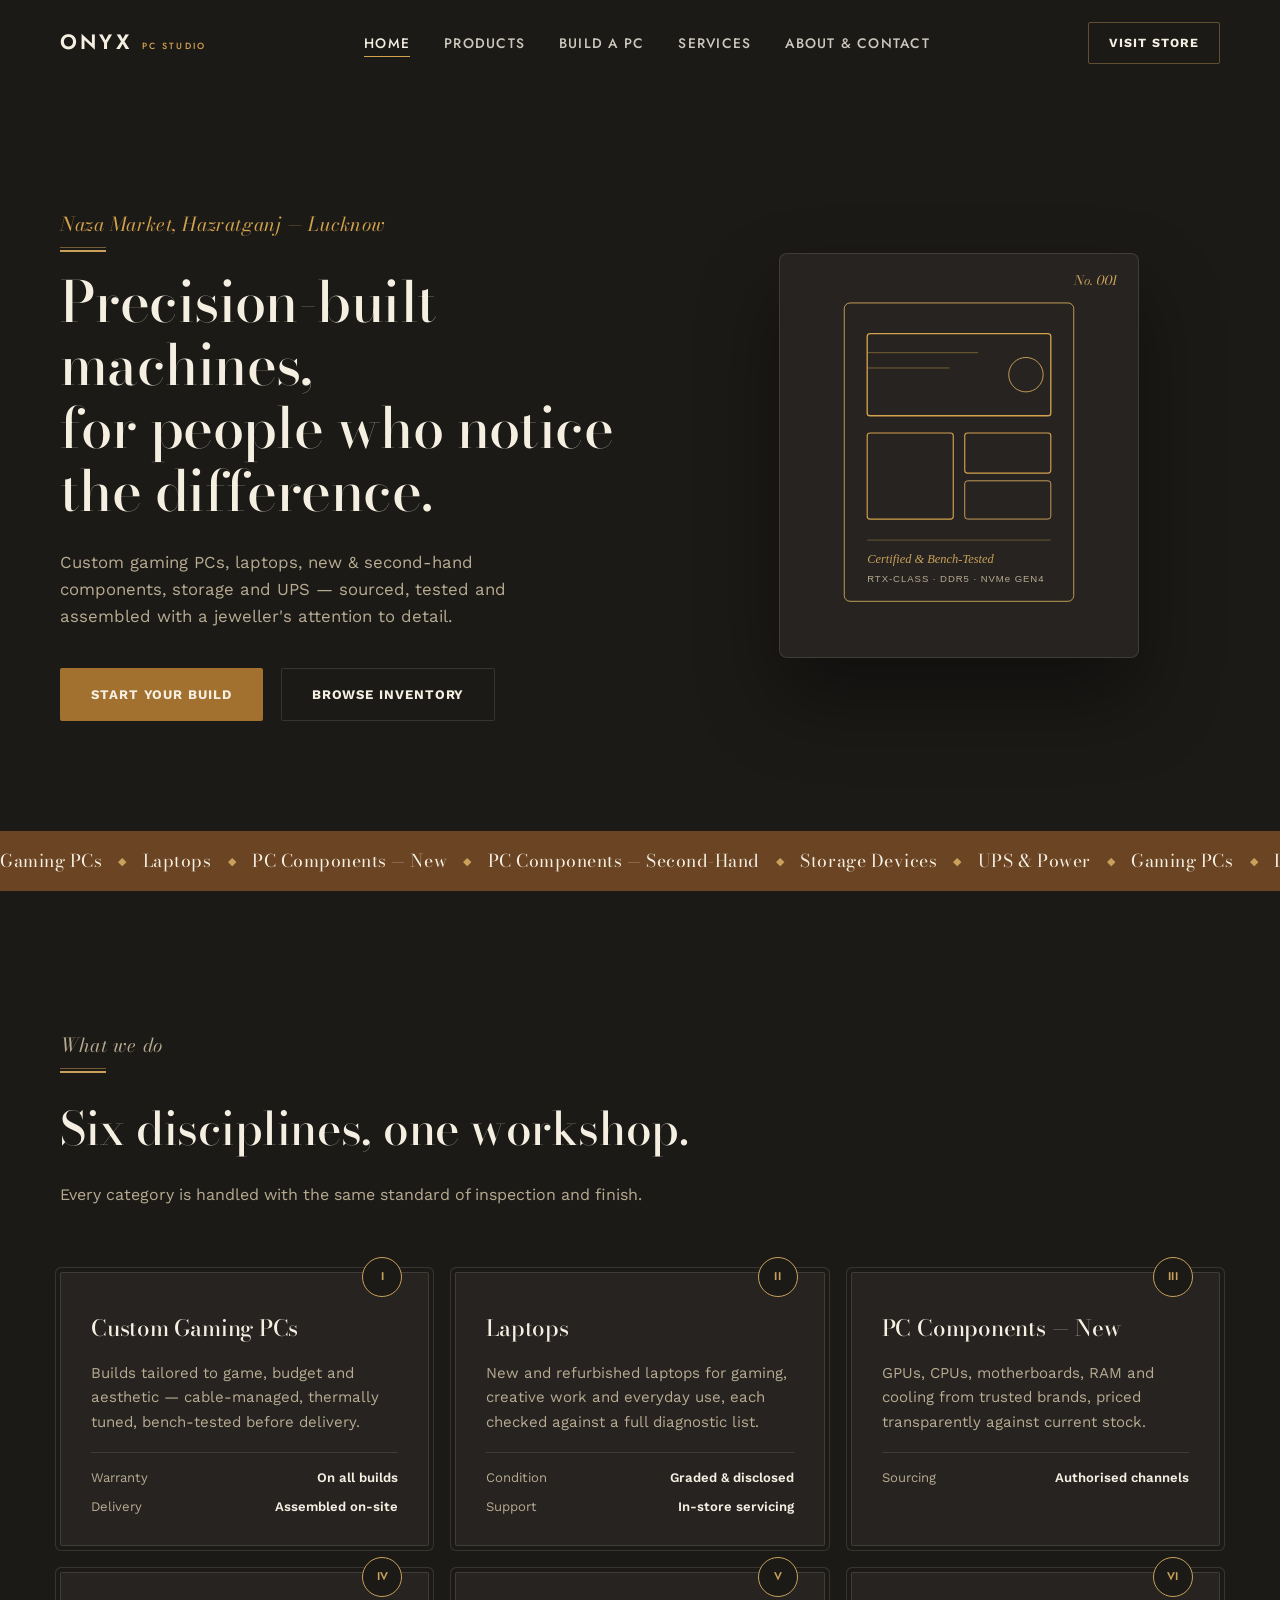
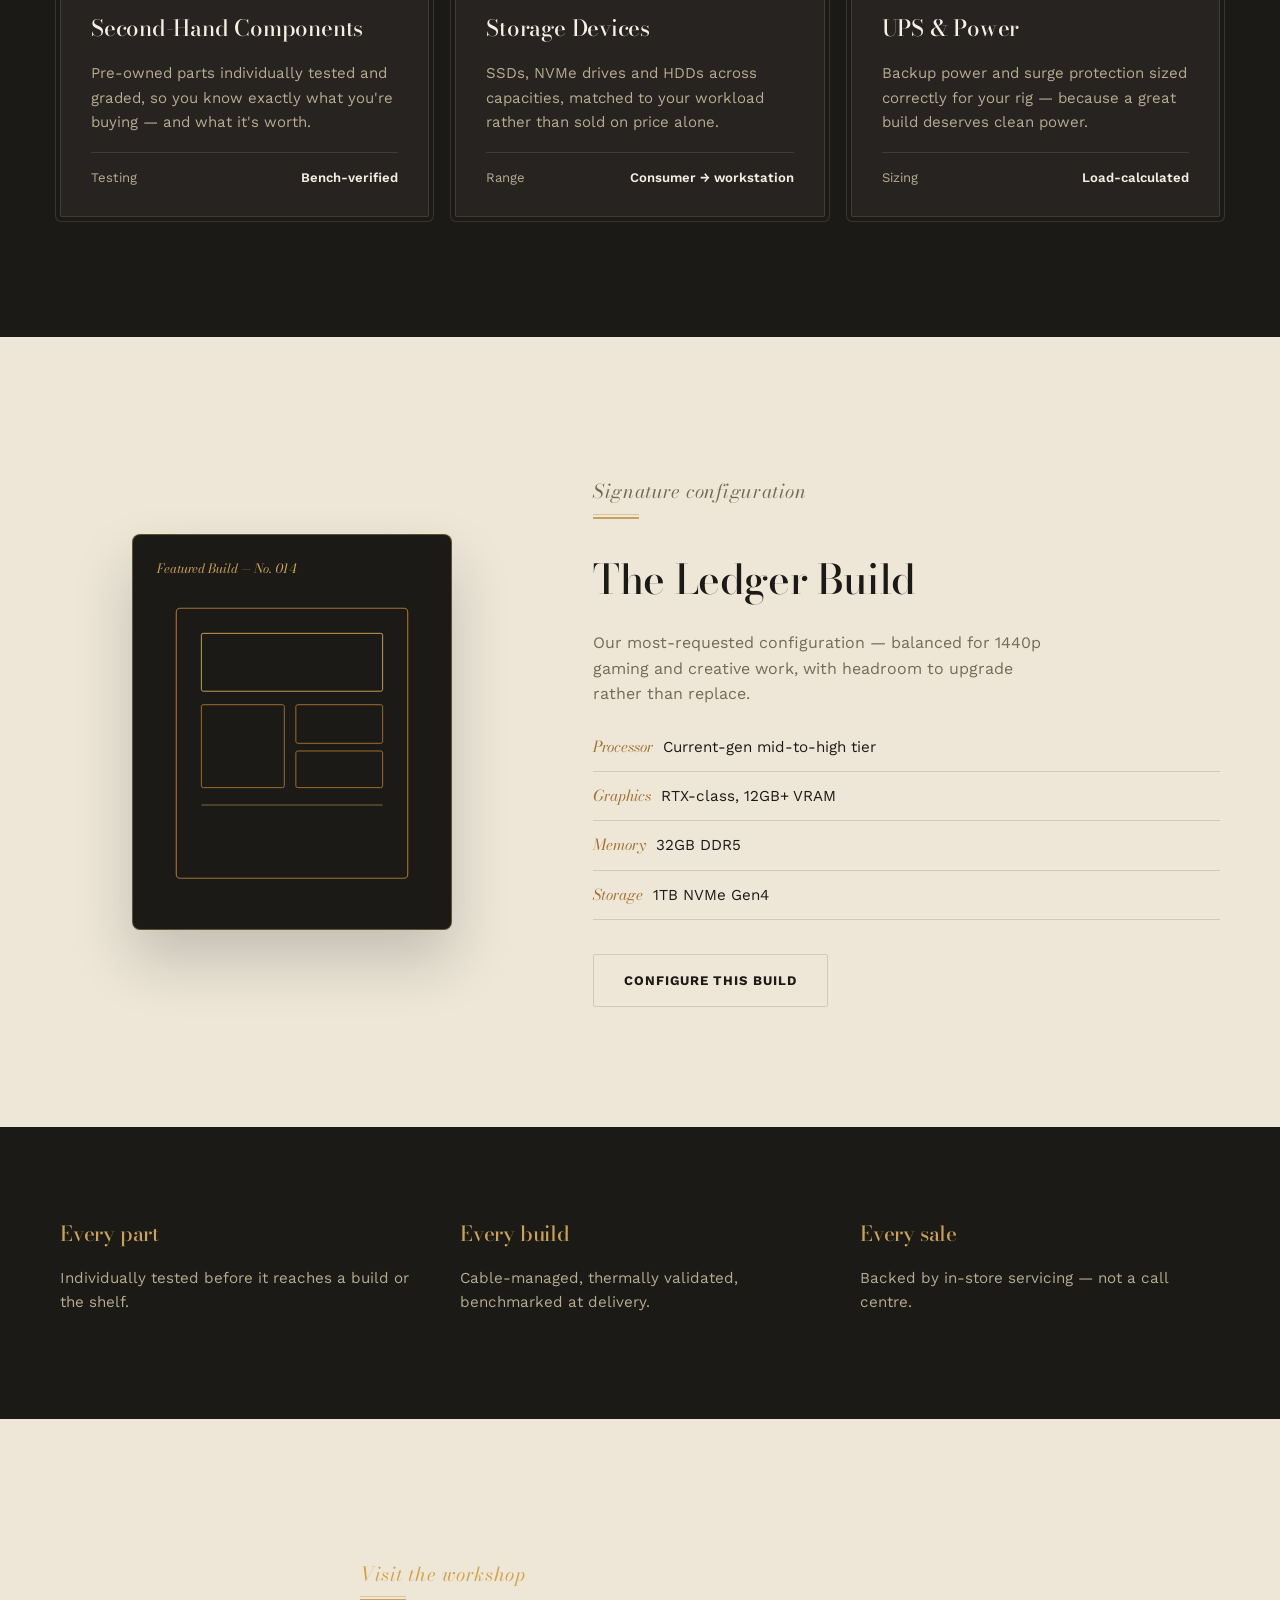
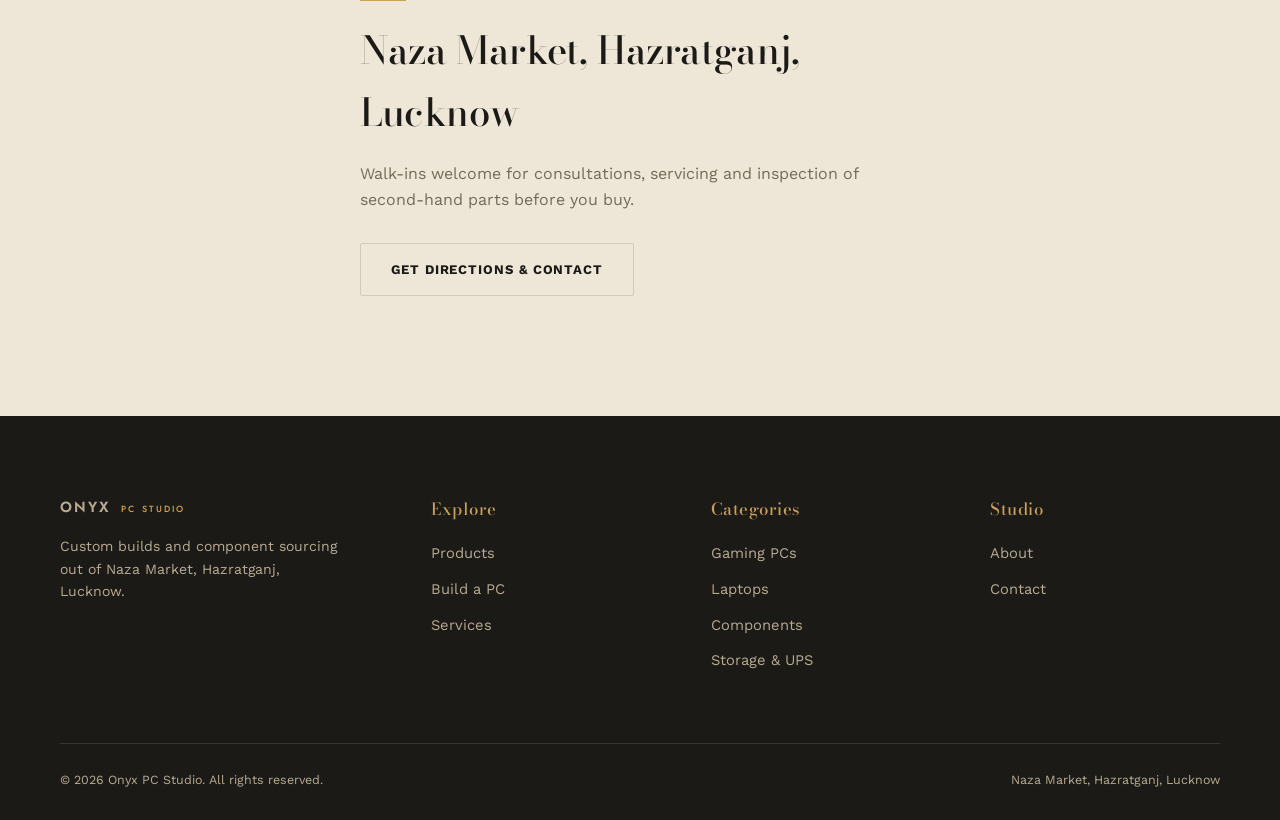
<file: index.html>
<!DOCTYPE html>
<html lang="en">
<head>
<meta charset="UTF-8">
<meta name="viewport" content="width=device-width, initial-scale=1.0">
<title>Onyx PC Studio — Custom Gaming PCs, Laptops & Components | Hazratganj, Lucknow</title>
<meta name="description" content="Custom gaming PC builds, laptops, new & second-hand PC components, storage and UPS — Naza Market, Hazratganj, Lucknow.">
<link rel="preconnect" href="https://fonts.googleapis.com">
<link rel="preconnect" href="https://fonts.gstatic.com" crossorigin>
<link href="https://fonts.googleapis.com/css2?family=Jost:wght@500;600;700&family=Bodoni+Moda:ital,opsz,wght@0,6..96,400;0,6..96,500;0,6..96,600;1,6..96,400;1,6..96,500&family=Work+Sans:wght@400;500;600;700&display=swap" rel="stylesheet">
<link rel="stylesheet" href="assets/css/style.css">
</head>
<body>

<!-- ============================ NAV ============================ -->
<nav class="site-nav">
  <div class="container">
    <a href="index.html" class="brand">Onyx <small>PC Studio</small></a>
    <ul class="nav-links">
      <li><a href="index.html" class="active">Home</a></li>
      <li><a href="products.html">Products</a></li>
      <li><a href="build-pc.html">Build a PC</a></li>
      <li><a href="services.html">Services</a></li>
      <li><a href="about.html">About &amp; Contact</a></li>
    </ul>
    <a href="about.html#contact" class="nav-cta">Visit Store</a>
    <button class="nav-toggle" aria-label="Menu">☰</button>
  </div>
</nav>

<!-- ============================ HERO ============================ -->
<header class="hero">
  <div class="container hero-grid">
    <div class="hero-copy reveal is-visible">
      <p class="eyebrow">Naza Market, Hazratganj — Lucknow</p>
      <h1>Precision-built machines,<br>for people who notice<br>the difference.</h1>
      <p class="hero-sub">Custom gaming PCs, laptops, new &amp; second-hand components, storage and UPS — sourced, tested and assembled with a jeweller's attention to detail.</p>
      <div class="hero-actions">
        <a href="build-pc.html" class="btn btn-primary">Start Your Build</a>
        <a href="products.html" class="btn btn-outline">Browse Inventory</a>
      </div>
    </div>
    <div class="hero-visual" data-tilt>
      <div class="hero-card">
        <div class="hero-card-index">No. 001</div>
        <svg viewBox="0 0 320 360" fill="none" xmlns="http://www.w3.org/2000/svg">
          <rect x="40" y="24" width="240" height="312" rx="6" stroke="var(--gold)" stroke-width="1"/>
          <rect x="64" y="56" width="192" height="86" rx="3" stroke="var(--emerald-bright)" stroke-width="1.4"/>
          <line x1="64" y1="76" x2="180" y2="76" stroke="var(--emerald-bright)" stroke-width="1" opacity="0.5"/>
          <line x1="64" y1="92" x2="150" y2="92" stroke="var(--emerald-bright)" stroke-width="1" opacity="0.5"/>
          <circle cx="230" cy="99" r="18" stroke="var(--gold)" stroke-width="1"/>
          <rect x="64" y="160" width="90" height="90" rx="3" stroke="var(--emerald-bright)" stroke-width="1.2"/>
          <rect x="166" y="160" width="90" height="42" rx="3" stroke="var(--emerald-bright)" stroke-width="1.2"/>
          <rect x="166" y="210" width="90" height="40" rx="3" stroke="var(--gold)" stroke-width="1"/>
          <line x1="64" y1="272" x2="256" y2="272" stroke="var(--emerald-bright)" stroke-width="1" opacity="0.4"/>
          <text x="64" y="296" fill="var(--gold)" font-family="Cormorant Garamond, serif" font-style="italic" font-size="13">Certified &amp; Bench-Tested</text>
          <text x="64" y="316" fill="var(--muted-on-dark)" font-family="Manrope, sans-serif" font-size="10" letter-spacing="1">RTX-CLASS · DDR5 · NVMe GEN4</text>
        </svg>
      </div>
    </div>
  </div>
</header>

<!-- ========================== MARQUEE ========================== -->
<section class="marquee-strip">
  <div class="marquee-track" data-marquee>
    <span>Gaming PCs</span><i>◆</i><span>Laptops</span><i>◆</i><span>PC Components — New</span><i>◆</i><span>PC Components — Second-Hand</span><i>◆</i><span>Storage Devices</span><i>◆</i><span>UPS &amp; Power</span><i>◆</i>
  </div>
</section>

<!-- ========================= WHAT WE DO ========================= -->
<section class="section section-dark">
  <div class="container">
    <div class="section-head reveal">
      <p class="eyebrow">What we do</p>
      <h2>Six disciplines, one workshop.</h2>
      <p>Every category is handled with the same standard of inspection and finish.</p>
    </div>
    <div class="pillar-grid">
      <article class="spec-ledger reveal" data-index="I">
        <h3>Custom Gaming PCs</h3>
        <p>Builds tailored to game, budget and aesthetic — cable-managed, thermally tuned, bench-tested before delivery.</p>
        <div class="spec-rows">
          <div>Warranty <span>On all builds</span></div>
          <div>Delivery <span>Assembled on-site</span></div>
        </div>
      </article>
      <article class="spec-ledger reveal" data-index="II">
        <h3>Laptops</h3>
        <p>New and refurbished laptops for gaming, creative work and everyday use, each checked against a full diagnostic list.</p>
        <div class="spec-rows">
          <div>Condition <span>Graded &amp; disclosed</span></div>
          <div>Support <span>In-store servicing</span></div>
        </div>
      </article>
      <article class="spec-ledger reveal" data-index="III">
        <h3>PC Components — New</h3>
        <p>GPUs, CPUs, motherboards, RAM and cooling from trusted brands, priced transparently against current stock.</p>
        <div class="spec-rows">
          <div>Sourcing <span>Authorised channels</span></div>
        </div>
      </article>
      <article class="spec-ledger reveal" data-index="IV">
        <h3>Second-Hand Components</h3>
        <p>Pre-owned parts individually tested and graded, so you know exactly what you're buying — and what it's worth.</p>
        <div class="spec-rows">
          <div>Testing <span>Bench-verified</span></div>
        </div>
      </article>
      <article class="spec-ledger reveal" data-index="V">
        <h3>Storage Devices</h3>
        <p>SSDs, NVMe drives and HDDs across capacities, matched to your workload rather than sold on price alone.</p>
        <div class="spec-rows">
          <div>Range <span>Consumer → workstation</span></div>
        </div>
      </article>
      <article class="spec-ledger reveal" data-index="VI">
        <h3>UPS &amp; Power</h3>
        <p>Backup power and surge protection sized correctly for your rig — because a great build deserves clean power.</p>
        <div class="spec-rows">
          <div>Sizing <span>Load-calculated</span></div>
        </div>
      </article>
    </div>
  </div>
</section>

<!-- ===================== SIGNATURE BUILD SHOWCASE ===================== -->
<section class="section section-paper">
  <div class="container showcase-grid">
    <div class="showcase-visual reveal" data-tilt>
      <div class="showcase-frame">
        <div class="showcase-index">Featured Build — No. 014</div>
        <svg viewBox="0 0 280 320" fill="none" xmlns="http://www.w3.org/2000/svg">
          <rect x="20" y="20" width="240" height="280" rx="4" stroke="var(--emerald)" stroke-width="1.2"/>
          <rect x="46" y="46" width="188" height="60" rx="2" stroke="var(--gold)" stroke-width="1"/>
          <rect x="46" y="120" width="86" height="86" rx="2" stroke="var(--emerald)" stroke-width="1"/>
          <rect x="144" y="120" width="90" height="40" rx="2" stroke="var(--emerald)" stroke-width="1"/>
          <rect x="144" y="168" width="90" height="38" rx="2" stroke="var(--emerald)" stroke-width="1"/>
          <line x1="46" y1="224" x2="234" y2="224" stroke="var(--gold)" stroke-width="1" opacity="0.6"/>
        </svg>
      </div>
    </div>
    <div class="showcase-copy reveal">
      <p class="eyebrow">Signature configuration</p>
      <h2>The Ledger Build</h2>
      <p>Our most-requested configuration — balanced for 1440p gaming and creative work, with headroom to upgrade rather than replace.</p>
      <ul class="showcase-specs">
        <li><span>Processor</span>Current-gen mid-to-high tier</li>
        <li><span>Graphics</span>RTX-class, 12GB+ VRAM</li>
        <li><span>Memory</span>32GB DDR5</li>
        <li><span>Storage</span>1TB NVMe Gen4</li>
      </ul>
      <a href="build-pc.html" class="btn btn-outline-dark">Configure This Build</a>
    </div>
  </div>
</section>

<!-- ============================ TRUST STRIP ============================ -->
<section class="section section-dark trust-strip">
  <div class="container trust-grid">
    <div class="reveal"><h3>Every part</h3><p>Individually tested before it reaches a build or the shelf.</p></div>
    <div class="reveal"><h3>Every build</h3><p>Cable-managed, thermally validated, benchmarked at delivery.</p></div>
    <div class="reveal"><h3>Every sale</h3><p>Backed by in-store servicing — not a call centre.</p></div>
  </div>
</section>

<!-- ============================ CONTACT STRIP ============================ -->
<section class="section section-paper contact-strip">
  <div class="container contact-grid reveal">
    <div>
      <p class="eyebrow">Visit the workshop</p>
      <h2>Naza Market, Hazratganj, Lucknow</h2>
      <p class="contact-note">Walk-ins welcome for consultations, servicing and inspection of second-hand parts before you buy.</p>
      <a href="about.html#contact" class="btn btn-outline-dark">Get Directions &amp; Contact</a>
    </div>
  </div>
</section>

<!-- ============================ FOOTER ============================ -->
<footer class="site-footer">
  <div class="container">
    <div class="footer-grid">
      <div>
        <a href="index.html" class="brand">Onyx <small>PC Studio</small></a>
        <p style="color:var(--muted-on-dark); font-size:0.88rem; margin-top:16px; max-width:280px;">Custom builds and component sourcing out of Naza Market, Hazratganj, Lucknow.</p>
      </div>
      <div>
        <h4>Explore</h4>
        <ul>
          <li><a href="products.html">Products</a></li>
          <li><a href="build-pc.html">Build a PC</a></li>
          <li><a href="services.html">Services</a></li>
        </ul>
      </div>
      <div>
        <h4>Categories</h4>
        <ul>
          <li><a href="products.html#gaming-pcs">Gaming PCs</a></li>
          <li><a href="products.html#laptops">Laptops</a></li>
          <li><a href="products.html#components">Components</a></li>
          <li><a href="products.html#storage-ups">Storage &amp; UPS</a></li>
        </ul>
      </div>
      <div>
        <h4>Studio</h4>
        <ul>
          <li><a href="about.html">About</a></li>
          <li><a href="about.html#contact">Contact</a></li>
        </ul>
      </div>
    </div>
    <div class="footer-bottom">
      <span>© 2026 Onyx PC Studio. All rights reserved.</span>
      <span>Naza Market, Hazratganj, Lucknow</span>
    </div>
  </div>
</footer>

<script src="assets/js/main.js"></script>
</body>
</html>
</file>
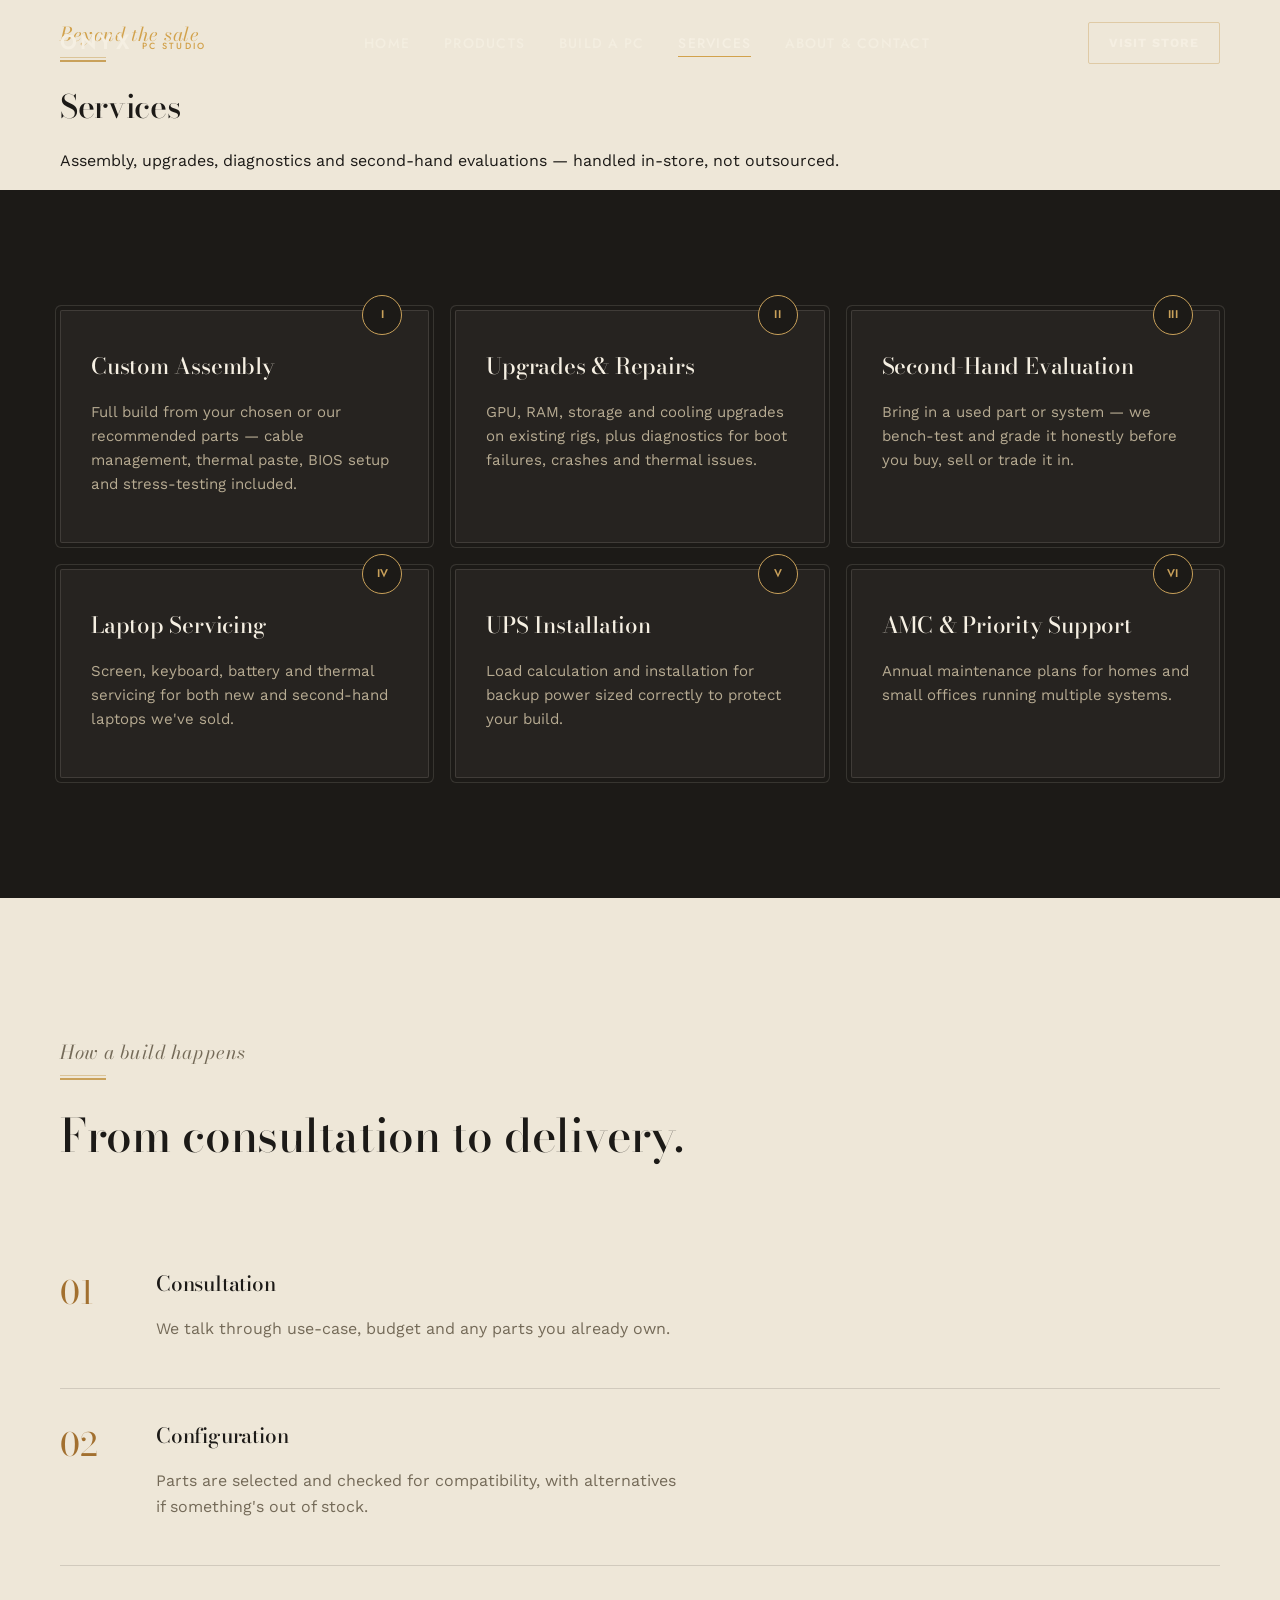
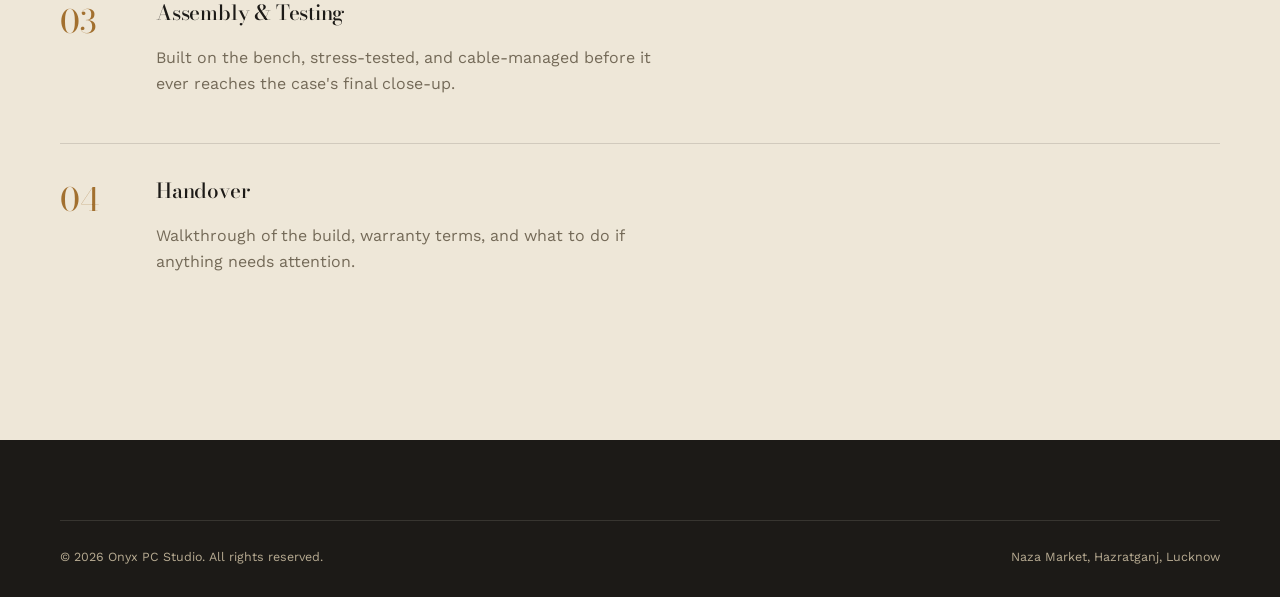
<file: services.html>
<!DOCTYPE html>
<html lang="en">
<head>
<meta charset="UTF-8">
<meta name="viewport" content="width=device-width, initial-scale=1.0">
<title>Services — Onyx PC Studio</title>
<link rel="preconnect" href="https://fonts.googleapis.com">
<link rel="preconnect" href="https://fonts.gstatic.com" crossorigin>
<link href="https://fonts.googleapis.com/css2?family=Jost:wght@500;600;700&family=Bodoni+Moda:ital,opsz,wght@0,6..96,400;0,6..96,500;0,6..96,600;1,6..96,400;1,6..96,500&family=Work+Sans:wght@400;500;600;700&display=swap" rel="stylesheet">
<link rel="stylesheet" href="assets/css/style.css">
<link rel="stylesheet" href="assets/css/services.css">
</head>
<body>

<nav class="site-nav">
  <div class="container">
    <a href="index.html" class="brand">Onyx <small>PC Studio</small></a>
    <ul class="nav-links">
      <li><a href="index.html">Home</a></li>
      <li><a href="products.html">Products</a></li>
      <li><a href="build-pc.html">Build a PC</a></li>
      <li><a href="services.html" class="active">Services</a></li>
      <li><a href="about.html">About &amp; Contact</a></li>
    </ul>
    <a href="about.html#contact" class="nav-cta">Visit Store</a>
    <button class="nav-toggle" aria-label="Menu">☰</button>
  </div>
</nav>

<header class="page-hero">
  <div class="container">
    <p class="eyebrow">Beyond the sale</p>
    <h1>Services</h1>
    <p class="page-hero-sub">Assembly, upgrades, diagnostics and second-hand evaluations — handled in-store, not outsourced.</p>
  </div>
</header>

<section class="section section-dark">
  <div class="container">
    <div class="services-grid">
      <article class="spec-ledger reveal" data-index="I">
        <h3>Custom Assembly</h3>
        <p>Full build from your chosen or our recommended parts — cable management, thermal paste, BIOS setup and stress-testing included.</p>
      </article>
      <article class="spec-ledger reveal" data-index="II">
        <h3>Upgrades &amp; Repairs</h3>
        <p>GPU, RAM, storage and cooling upgrades on existing rigs, plus diagnostics for boot failures, crashes and thermal issues.</p>
      </article>
      <article class="spec-ledger reveal" data-index="III">
        <h3>Second-Hand Evaluation</h3>
        <p>Bring in a used part or system — we bench-test and grade it honestly before you buy, sell or trade it in.</p>
      </article>
      <article class="spec-ledger reveal" data-index="IV">
        <h3>Laptop Servicing</h3>
        <p>Screen, keyboard, battery and thermal servicing for both new and second-hand laptops we've sold.</p>
      </article>
      <article class="spec-ledger reveal" data-index="V">
        <h3>UPS Installation</h3>
        <p>Load calculation and installation for backup power sized correctly to protect your build.</p>
      </article>
      <article class="spec-ledger reveal" data-index="VI">
        <h3>AMC &amp; Priority Support</h3>
        <p>Annual maintenance plans for homes and small offices running multiple systems.</p>
      </article>
    </div>
  </div>
</section>

<section class="section section-paper">
  <div class="container">
    <div class="section-head reveal">
      <p class="eyebrow">How a build happens</p>
      <h2>From consultation to delivery.</h2>
    </div>
    <ol class="process-timeline">
      <li class="reveal">
        <span class="step-index">01</span>
        <div><h3>Consultation</h3><p>We talk through use-case, budget and any parts you already own.</p></div>
      </li>
      <li class="reveal">
        <span class="step-index">02</span>
        <div><h3>Configuration</h3><p>Parts are selected and checked for compatibility, with alternatives if something's out of stock.</p></div>
      </li>
      <li class="reveal">
        <span class="step-index">03</span>
        <div><h3>Assembly &amp; Testing</h3><p>Built on the bench, stress-tested, and cable-managed before it ever reaches the case's final close-up.</p></div>
      </li>
      <li class="reveal">
        <span class="step-index">04</span>
        <div><h3>Handover</h3><p>Walkthrough of the build, warranty terms, and what to do if anything needs attention.</p></div>
      </li>
    </ol>
  </div>
</section>

<footer class="site-footer">
  <div class="container">
    <div class="footer-bottom">
      <span>© 2026 Onyx PC Studio. All rights reserved.</span>
      <span>Naza Market, Hazratganj, Lucknow</span>
    </div>
  </div>
</footer>

<script src="assets/js/main.js"></script>
</body>
</html>
</file>
<file: assets/css/style.css>
/* ==========================================================================
   ONYX PC STUDIO — Design System
   Palette: Graphite + Emerald (luxury, not "dark theme")
   Nav font: Jost | Heading/accent font: Bodoni Moda | Body font: Work Sans
   NOTE: "Onyx PC Studio" is a placeholder brand name — find & replace across
   all files once the real business name is finalised.
   ========================================================================== */

:root{
  /* Core palette — Charcoal + Bronze/Gold, warm rather than cold-dark */
  --ink:            #1C1A17;   /* warm charcoal — dark sections, never pure black */
  --ink-soft:       #262320;   /* card surface on dark */
  --ink-line:       rgba(240,232,216,0.13);

  --paper:          #EEE7D8;   /* parchment — light sections */
  --paper-soft:     #E3D9C3;
  --paper-line:     rgba(28,26,23,0.14);

  --emerald:        #A2702F;   /* primary bronze (kept var name for compatibility) */
  --emerald-bright: #D2A24C;   /* bright gold — hover / accent */
  --emerald-deep:   #6B4423;   /* deep bronze */

  --gold:           #C9A15A;   /* hairline gold accent */
  --gold-soft:      rgba(201,161,90,0.4);

  --text-dark:      #1C1A17;
  --text-light:     #F5EFE2;
  --muted-on-dark:  #B7AB92;
  --muted-on-light: #746A58;

  --radius-sm: 2px;
  --radius-md: 6px;
  --ease: cubic-bezier(.22,.61,.36,1);
}

*,*::before,*::after{ box-sizing:border-box; }
html{ scroll-behavior:smooth; }
body{
  margin:0;
  background:var(--paper);
  color:var(--text-dark);
  font-family:'Work Sans', sans-serif;
  font-size:16px;
  line-height:1.6;
  -webkit-font-smoothing:antialiased;
}
img{ max-width:100%; display:block; }
a{ color:inherit; text-decoration:none; }
ul{ margin:0; padding:0; list-style:none; }
h1,h2,h3,h4{
  font-family:'Bodoni Moda', serif;
  font-weight:500;
  letter-spacing:-0.01em;
  margin:0;
}
.eyebrow{
  font-family:'Bodoni Moda', serif;
  font-style:italic;
  font-size:1.2rem;
  letter-spacing:0.03em;
  color:var(--emerald-bright);
  position:relative;
  padding-bottom:12px;
}
.eyebrow::after{
  content:''; position:absolute; left:0; bottom:0; width:46px; height:2px;
  background:var(--gold);
}
.eyebrow::before{
  content:''; position:absolute; left:0; bottom:4px; width:46px; height:1px;
  background:var(--gold); opacity:0.5;
}
.container{
  max-width:1240px;
  margin:0 auto;
  padding:0 40px;
}
@media (max-width:720px){ .container{ padding:0 22px; } }

/* Reduced motion respected everywhere */
@media (prefers-reduced-motion: reduce){
  *{ animation-duration:0.01ms !important; animation-iteration-count:1 !important; transition-duration:0.01ms !important; scroll-behavior:auto !important; }
}

/* ---------------------------------- NAV ---------------------------------- */
.site-nav{
  position:fixed; top:0; left:0; right:0; z-index:1000;
  padding:22px 0;
  background:transparent;
  transition:background .45s var(--ease), padding .45s var(--ease), box-shadow .45s var(--ease);
}
.site-nav.is-scrolled{
  background:rgba(27,31,34,0.92);
  backdrop-filter:blur(10px);
  padding:14px 0;
  box-shadow:0 8px 30px rgba(0,0,0,0.18);
}
.site-nav .container{ display:flex; align-items:center; justify-content:space-between; }
.brand{
  font-family:'Jost', sans-serif;
  font-weight:600;
  font-size:1.3rem;
  letter-spacing:0.14em;
  text-transform:uppercase;
  color:var(--text-light);
  display:flex; align-items:baseline; gap:10px;
}
.brand small{
  font-family:'Jost',sans-serif;
  font-size:0.56rem;
  font-weight:500;
  letter-spacing:0.24em;
  color:var(--emerald-bright);
  text-transform:uppercase;
}
.nav-links{
  display:flex; align-items:center; gap:34px;
  font-family:'Jost', sans-serif;
  font-weight:500;
  font-size:0.86rem;
  letter-spacing:0.09em;
  text-transform:uppercase;
}
.nav-links a{
  color:var(--text-light);
  opacity:0.82;
  position:relative;
  padding-bottom:4px;
  transition:opacity .25s var(--ease);
}
.nav-links a::after{
  content:''; position:absolute; left:0; right:100%; bottom:0; height:1px;
  background:var(--emerald-bright); transition:right .35s var(--ease);
}
.nav-links a:hover, .nav-links a.active{ opacity:1; }
.nav-links a:hover::after, .nav-links a.active::after{ right:0; }
.nav-cta{
  font-family:'Work Sans',sans-serif;
  font-size:0.78rem; font-weight:700; letter-spacing:0.08em; text-transform:uppercase;
  border:1px solid var(--gold-soft);
  color:var(--text-light);
  padding:10px 20px; border-radius:var(--radius-sm);
  transition:border-color .3s var(--ease), background .3s var(--ease);
}
.nav-cta:hover{ background:rgba(169,137,95,0.12); border-color:var(--gold); }
.nav-toggle{ display:none; }

@media (max-width:900px){
  .nav-links{ display:none; }
  .nav-links.nav-links--open{
    display:flex; flex-direction:column; gap:20px;
    position:absolute; top:100%; left:0; right:0;
    background:var(--ink); padding:26px 24px 30px;
    border-top:1px solid var(--ink-line);
  }
  .nav-toggle{
    display:block; background:none; border:none; color:var(--text-light);
    font-size:1.6rem; cursor:pointer;
  }
}

/* --------------------------------- BUTTONS -------------------------------- */
.btn{
  display:inline-flex; align-items:center; gap:10px;
  font-family:'Work Sans', sans-serif;
  font-weight:700; font-size:0.82rem; letter-spacing:0.07em; text-transform:uppercase;
  padding:15px 30px;
  border-radius:var(--radius-sm);
  cursor:pointer; border:1px solid transparent;
  transition:transform .3s var(--ease), box-shadow .3s var(--ease), background .3s var(--ease), color .3s var(--ease);
}
.btn-primary{ background:var(--emerald); color:var(--text-light); }
.btn-primary:hover{ background:var(--emerald-bright); transform:translateY(-2px); box-shadow:0 14px 30px rgba(28,174,126,0.28); }
.btn-outline{ border-color:var(--ink-line); color:var(--text-light); }
.btn-outline:hover{ border-color:var(--gold); color:var(--gold); }
.btn-outline-dark{ border-color:var(--paper-line); color:var(--text-dark); }
.btn-outline-dark:hover{ border-color:var(--emerald); color:var(--emerald); }

/* ------------------------------ HALLMARK CARD ------------------------------
   Signature element: every component/service carries a hallmark stamp —
   the way a jeweller stamps graded metal — standing in for how seriously
   this workshop tests and grades hardware, new or second-hand.
   ---------------------------------------------------------------------- */
.spec-ledger{
  position:relative;
  background:var(--ink-soft);
  border:1px solid var(--ink-line);
  box-shadow:0 0 0 4px var(--ink), 0 0 0 5px var(--ink-line);
  border-radius:2px;
  padding:38px 30px 28px;
  transition:transform .45s var(--ease), box-shadow .45s var(--ease);
}
.spec-ledger::before{
  content:attr(data-index);
  position:absolute; top:-16px; right:26px;
  width:40px; height:40px; border-radius:50%;
  background:var(--ink);
  border:1.5px solid var(--gold);
  color:var(--gold);
  display:flex; align-items:center; justify-content:center;
  font-family:'Jost', sans-serif;
  font-weight:600;
  font-size:0.7rem;
  letter-spacing:0.02em;
}
.spec-ledger:hover{
  transform:translateY(-6px);
  box-shadow:0 0 0 4px var(--ink), 0 0 0 5px var(--gold-soft), 0 24px 50px rgba(0,0,0,0.35);
}
.spec-ledger h3{ color:var(--text-light); font-size:1.4rem; margin-bottom:10px; }
.spec-ledger p{ color:var(--muted-on-dark); font-size:0.94rem; margin-bottom:18px; }
.spec-ledger .spec-rows{ border-top:1px solid var(--ink-line); padding-top:14px; display:grid; gap:8px; }
.spec-ledger .spec-rows div{ display:flex; justify-content:space-between; font-size:0.82rem; color:var(--muted-on-dark); }
.spec-ledger .spec-rows span{ color:var(--text-light); font-weight:600; }

/* ------------------------------ REVEAL ANIMATION --------------------------- */
.reveal{ opacity:0; transform:translateY(26px); transition:opacity .9s var(--ease), transform .9s var(--ease); }
.reveal.is-visible{ opacity:1; transform:translateY(0); }

/* ------------------------------- SECTIONS --------------------------------- */
.section{ padding:120px 0; }
.section-dark{ background:var(--ink); color:var(--text-light); }
.section-paper{ background:var(--paper); }
@media (max-width:720px){ .section{ padding:80px 0; } }

.section-head{ max-width:640px; margin-bottom:64px; }
.section-head h2{ font-size:clamp(2rem,3.6vw,2.9rem); margin-top:14px; }
.section-dark .section-head p{ color:var(--muted-on-dark); }
.section-paper .section-head p{ color:var(--muted-on-light); }

hr.divider{ border:none; border-top:1px solid var(--paper-line); margin:0; }

/* --------------------------------- HERO ------------------------------------ */
.hero{
  background:var(--ink);
  color:var(--text-light);
  padding:190px 0 110px;
  overflow:hidden;
}
.hero-grid{ display:grid; grid-template-columns:1.05fr 0.95fr; gap:60px; align-items:center; }
.hero-copy h1{ font-size:clamp(2.3rem,4.4vw,3.6rem); line-height:1.12; margin:18px 0 26px; }
.hero-sub{ color:var(--muted-on-dark); font-size:1.05rem; max-width:480px; margin-bottom:38px; }
.hero-actions{ display:flex; gap:18px; flex-wrap:wrap; }

.hero-visual{ display:flex; justify-content:center; perspective:1000px; }
.hero-card{
  position:relative;
  background:var(--ink-soft);
  border:1px solid var(--ink-line);
  border-radius:8px;
  padding:26px;
  width:min(360px, 100%);
  transition:transform .1s linear;
  box-shadow:0 40px 80px rgba(0,0,0,0.4);
}
.hero-card-index{
  position:absolute; top:16px; right:20px;
  font-family:'Bodoni Moda', serif; font-style:italic;
  font-size:0.82rem; color:var(--gold);
}

@media (max-width:900px){
  .hero{ padding:150px 0 80px; }
  .hero-grid{ grid-template-columns:1fr; }
  .hero-visual{ order:-1; margin-bottom:20px; }
}

/* -------------------------------- MARQUEE ----------------------------------- */
.marquee-strip{
  background:var(--emerald-deep);
  color:var(--text-light);
  overflow:hidden;
  padding:16px 0;
  white-space:nowrap;
}
.marquee-track{
  display:inline-flex; align-items:center; gap:16px;
  font-family:'Bodoni Moda', serif; font-size:1.1rem; letter-spacing:0.03em;
  animation:marquee 28s linear infinite;
}
.marquee-track i{ font-style:normal; color:var(--gold); font-size:0.7rem; }
@keyframes marquee{ from{ transform:translateX(0); } to{ transform:translateX(-50%); } }

/* ------------------------------ PILLAR GRID --------------------------------- */
.pillar-grid{ display:grid; grid-template-columns:repeat(3, 1fr); gap:26px; }
@media (max-width:900px){ .pillar-grid{ grid-template-columns:1fr 1fr; } }
@media (max-width:600px){ .pillar-grid{ grid-template-columns:1fr; } }

/* ------------------------------ SHOWCASE ------------------------------------ */
.showcase-grid{ display:grid; grid-template-columns:0.85fr 1.15fr; gap:70px; align-items:center; }
.showcase-visual{ display:flex; justify-content:center; perspective:1000px; }
.showcase-frame{
  position:relative;
  background:var(--ink);
  border:1px solid var(--gold-soft);
  border-radius:8px;
  padding:24px;
  width:min(320px,100%);
  transition:transform .1s linear;
  box-shadow:0 30px 60px rgba(27,31,34,0.2);
}
.showcase-index{ font-family:'Bodoni Moda',serif; font-style:italic; color:var(--gold); font-size:0.8rem; margin-bottom:10px; }
.showcase-copy h2{ font-size:clamp(1.9rem,3.2vw,2.6rem); margin:14px 0 18px; }
.showcase-copy > p{ color:var(--muted-on-light); max-width:460px; margin-bottom:28px; }
.showcase-specs{ display:grid; gap:12px; margin-bottom:34px; }
.showcase-specs li{ font-size:0.95rem; border-bottom:1px solid var(--paper-line); padding-bottom:12px; }
.showcase-specs span{ font-family:'Bodoni Moda',serif; font-style:italic; color:var(--emerald); margin-right:10px; }
@media (max-width:900px){ .showcase-grid{ grid-template-columns:1fr; gap:40px; } }

/* ------------------------------- TRUST STRIP --------------------------------- */
.trust-strip{ padding:90px 0; }
.trust-grid{ display:grid; grid-template-columns:repeat(3,1fr); gap:40px; }
.trust-grid h3{ color:var(--gold); font-size:1.3rem; margin-bottom:10px; }
.trust-grid p{ color:var(--muted-on-dark); font-size:0.95rem; }
@media (max-width:800px){ .trust-grid{ grid-template-columns:1fr; } }

/* ------------------------------ CONTACT STRIP -------------------------------- */
.contact-strip .contact-grid{ max-width:640px; }
.contact-strip h2{ font-size:clamp(1.8rem,3vw,2.4rem); margin:14px 0 18px; }
.contact-note{ color:var(--muted-on-light); margin-bottom:30px; }

/* ------------------------------- FOOTER ------------------------------------ */
.site-footer{ background:var(--ink); color:var(--text-light); padding:80px 0 30px; }
.footer-grid{ display:grid; grid-template-columns:1.4fr 1fr 1fr 1fr; gap:50px; margin-bottom:60px; }
.footer-grid h4{ font-family:'Bodoni Moda',serif; font-size:1.05rem; color:var(--gold); margin-bottom:18px; letter-spacing:0.03em; }
.footer-grid li{ margin-bottom:10px; }
.footer-grid a{ color:var(--muted-on-dark); font-size:0.92rem; transition:color .25s; }
.footer-grid a:hover{ color:var(--text-light); }
.footer-bottom{ border-top:1px solid var(--ink-line); padding-top:26px; display:flex; justify-content:space-between; font-size:0.78rem; color:var(--muted-on-dark); }
@media (max-width:800px){ .footer-grid{ grid-template-columns:1fr 1fr; } .footer-bottom{ flex-direction:column; gap:10px; } }
</file>
<file: assets/css/services.css>
.services-grid{ display:grid; grid-template-columns:repeat(3,1fr); gap:26px; }
@media (max-width:900px){ .services-grid{ grid-template-columns:1fr 1fr; } }
@media (max-width:600px){ .services-grid{ grid-template-columns:1fr; } }

.process-timeline{ list-style:none; margin:0; padding:0; display:grid; gap:0; }
.process-timeline li{
  display:grid; grid-template-columns:70px 1fr; gap:26px;
  padding:30px 0; border-bottom:1px solid var(--paper-line);
}
.process-timeline li:last-child{ border-bottom:none; }
.step-index{ font-family:'Bodoni Moda',serif; font-size:2rem; color:var(--emerald); }
.process-timeline h3{ font-size:1.3rem; margin-bottom:8px; }
.process-timeline p{ color:var(--muted-on-light); max-width:520px; }
</file>
